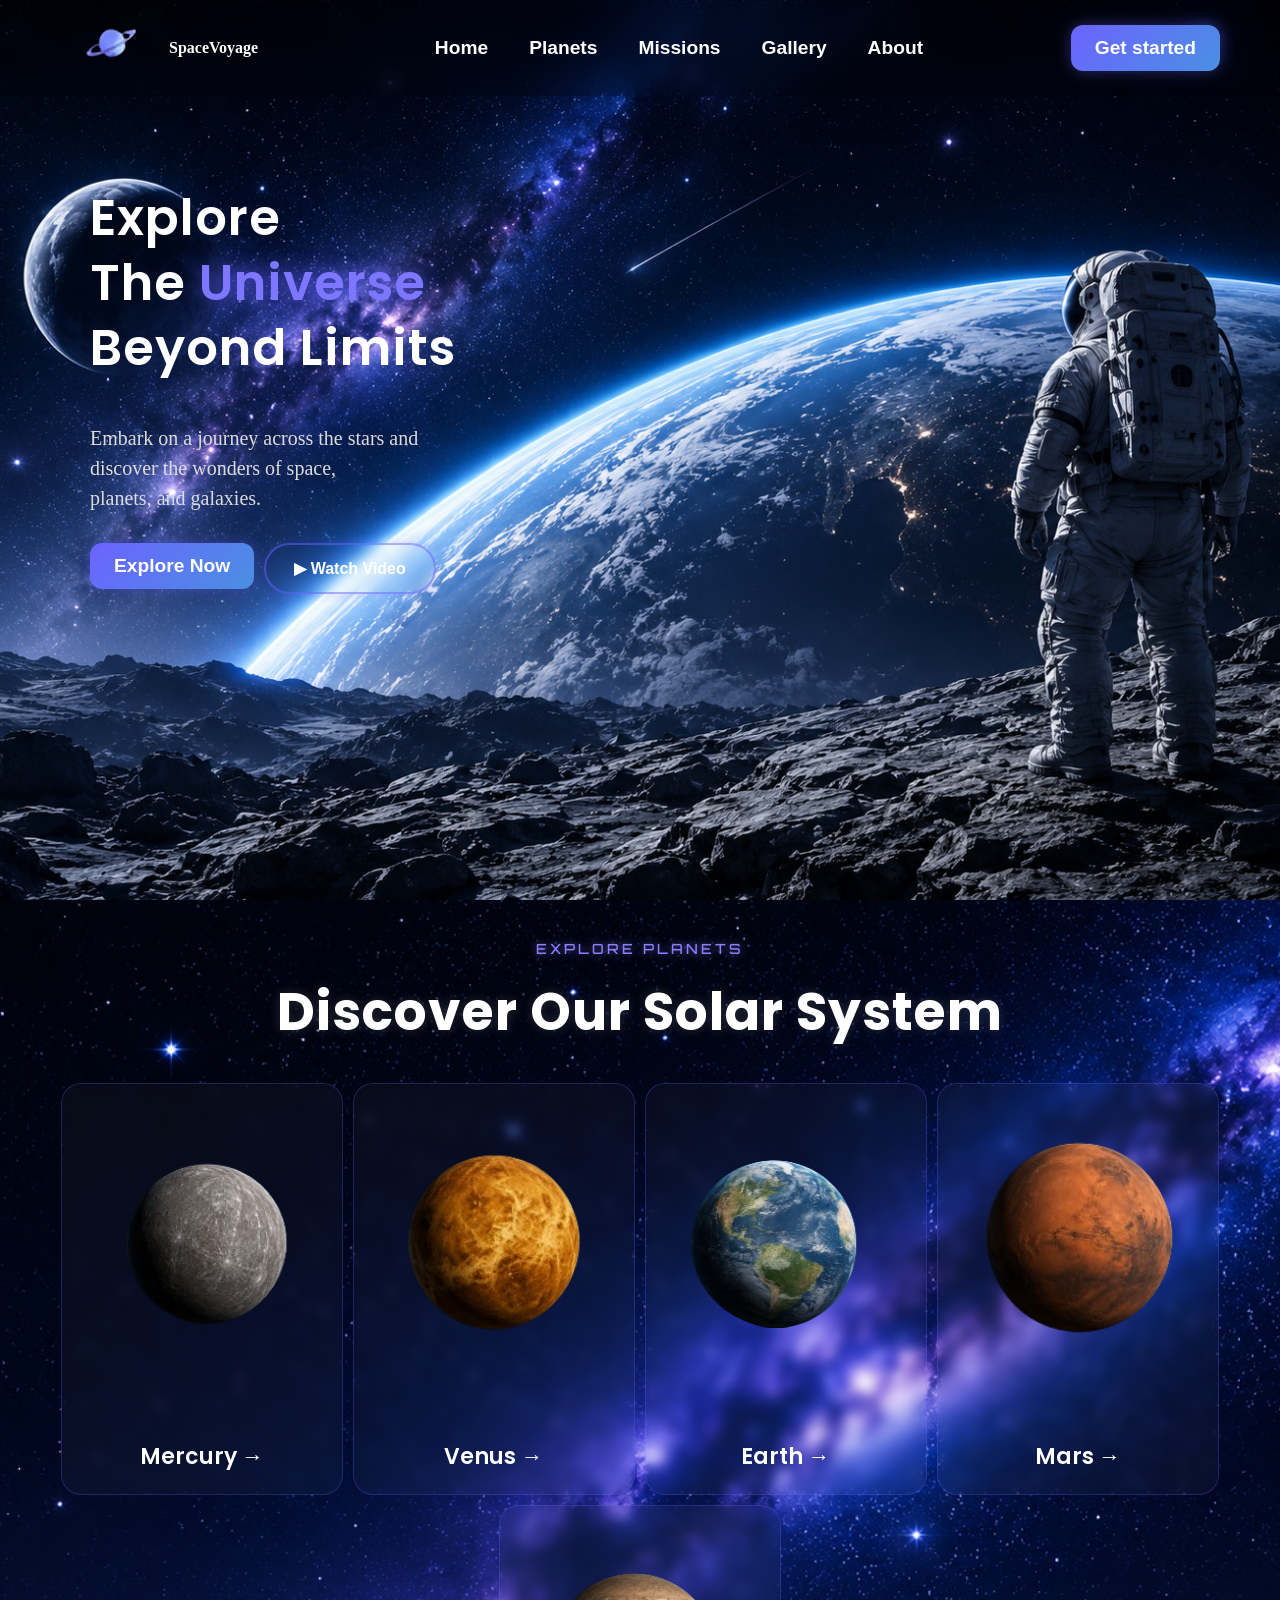
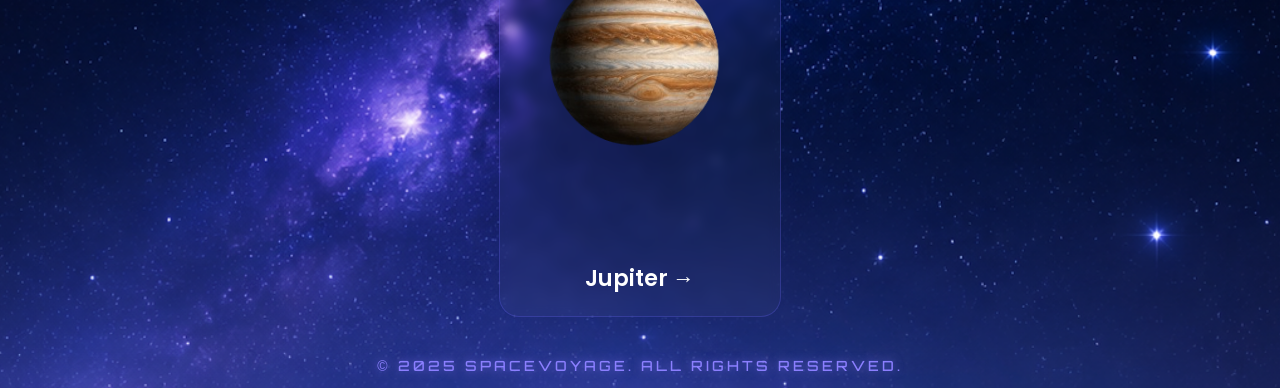
<file: index.html>
<!DOCTYPE html>
<html lang="en">
<head>
    <link rel="stylesheet" href="style.css">
    <meta charset="UTF-8">
    <meta name="viewport" content="width=device-width, initial-scale=1.0">
    <title>Space Voyage</title>
    <link href="https://fonts.googleapis.com/css2?family=Orbitron:wght@400;500;600;700&display=swap" rel="stylesheet">
    <link href="https://fonts.googleapis.com/css2?family=Orbitron:wght@500&family=Poppins:wght@300;400;500;600&display=swap" rel="stylesheet">
</head>
<body>

    <section id="Home">

        <!-- NavBar -->
        <div class="NavBar">
        
            <div class="logo-text">

                <div class="logo-text-sec">
                    <img src="logo.png" alt="" id="logo-sec">
                </div>

                <div class="text-sec-logo">
                    <p>SpaceVoyage</p>
                </div>

            </div>
        
            <div class="the-five-buttons">

                <a href="index.html">
                    <button class="btn">Home</button>
                </a>

                <a href="Planets.html" target="_blank">
                    <button class="btn">Planets</button>
                </a>

                <a href="Missions.html" target="_blank">
                    <button class="btn">Missions</button>
                </a>

                <a href="Gallery.html" target="_blank">
                    <button class="btn">Gallery</button>
                </a>

                <a href="About.html" target="_blank">
                    <button class="btn">About</button>
                </a>

            </div>
        
            <div class="Get-started-button">

                <a href="#discover">
                    <button class="btn2">Get started</button>
                </a>

            </div>

        </div>

        <!-- Hero Section -->

        <div class="text-sec">

            <h1>
                Explore <br>
                The <span>Universe</span> <br>
                Beyond Limits
            </h1>

            <p>
                Embark on a journey across the stars and <br>
                discover the wonders of space,<br>
                planets, and galaxies.
            </p>

        </div>

        <div class="the-two-buttons">

            <a href="#discover">
                <button class="btn1">Explore Now</button>
            </a>
        
            <a href="https://youtu.be/libKVRa01L8?si=6KQ30He2u7XMECE0" target="_blank">
                <button class="btn1-2">▶ Watch Video</button>
            </a>

        </div>

    </section>

    <!-- Discover Section -->

    <section id="discover">
        
        <p>Explore planets</p>
       
        <h2>Discover Our Solar System</h2>
        
        <div class="Planets">

            <div class="the-planet">

                <div class="planet-image">
                    <img src="Mercury.png" alt="" class="image-plant">
                </div>

                <div class="planet-name">
                    <a href="Planets.html">
                        <button class="planet-name">Mercury →</button>
                    </a>
                </div>

            </div>

            <div class="the-planet">

                <div class="planet-image">
                    <img src="venus.png" alt="" class="image-plant">
                </div>

                <div class="planet-name">
                    <a href="Planets.html">
                        <button class="planet-name">Venus →</button>
                    </a>
                </div>

            </div>

            <div class="the-planet">

                <div class="planet-image">
                    <img src="Earth.png" alt="" class="image-plant">
                </div>

                <div class="planet-name">
                    <a href="Planets.html">
                        <button class="planet-name">Earth →</button>
                    </a>
                </div>

            </div>

            <div class="the-planet">

                <div class="planet-image">
                    <img src="Mars.png" alt="" class="image-plant">
                </div>

                <div class="planet-name">
                    <a href="Planets.html">
                        <button class="planet-name">Mars →</button>
                    </a>
                </div>

            </div>

            <div class="the-planet">

                <div class="planet-image">
                    <img src="jupiter.png" alt="" class="image-plant">
                </div>

                <div class="planet-name">
                    <a href="Planets.html">
                        <button class="planet-name">Jupiter →</button>
                    </a>
                </div>

            </div>

        </div>
        <center><p>© 2025 SpaceVoyage. All rights reserved.</p></center>

    </section>

</body>
</html>
</file>
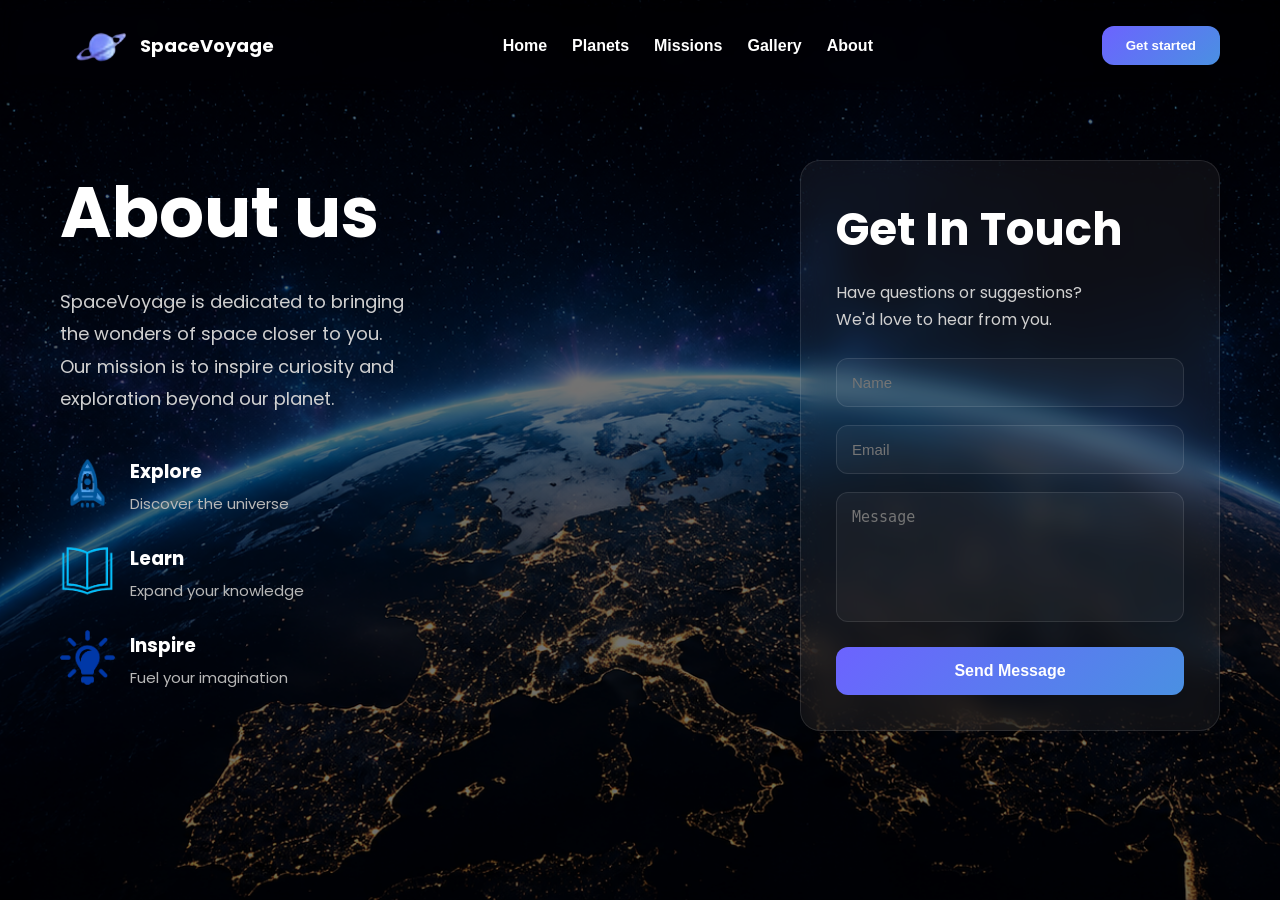
<file: About.html>
<!DOCTYPE html>
<html lang="en">

<head>

    <link rel="stylesheet" href="about.css">

    <meta charset="UTF-8">

    <meta name="viewport" content="width=device-width, initial-scale=1.0">

    <title>Space Voyage</title>
    
    <link rel="icon" type="image/png" href="logo.png">

    <link href="https://fonts.googleapis.com/css2?family=Orbitron:wght@400;500;600;700&display=swap" rel="stylesheet">

    <link href="https://fonts.googleapis.com/css2?family=Orbitron:wght@500&family=Poppins:wght@300;400;500;600&display=swap" rel="stylesheet">

</head>

<body>

<section id="Home">

    <!-- NAVBAR -->

    <div class="NavBar">

        <div class="logo-text">

            <div class="logo-text-sec">

                <img src="logo.png" alt="" id="logo-sec">

            </div>

            <div class="text-sec-logo">

                <p>SpaceVoyage</p>

            </div>

        </div>

        <div class="the-five-buttons">

            <a href="index.html">
                <button class="btn">Home</button>
            </a>

            <a href="Planets.html" target="_blank">
                <button class="btn">Planets</button>
            </a>

            <a href="Missions.html" target="_blank">
                <button class="btn">Missions</button>
            </a>

            <a href="Gallery.html" target="_blank">
                <button class="btn">Gallery</button>
            </a>

            <a href="About.html" target="_blank">
                <button class="btn">About</button>
            </a>

        </div>

        <div class="Get-started-button">

            <a href="#discover">

                <button class="btn2">Get started</button>

            </a>

        </div>

    </div>



    <!-- MAIN CONTENT -->

    <div class="content">



        <!-- LEFT SIDE -->

        <div class="text-header">

            <h1>About us</h1>

            <p>

                SpaceVoyage is dedicated to bringing
                <br>
                the wonders of space closer to you.
                <br>
                Our mission is to inspire curiosity and
                <br>
                exploration beyond our planet.

            </p>



            <!-- FEATURES -->

            <div class="about-features">



                <div class="feature">

                    <div class="feature-icon">

                        <img src="rocket.png" alt="">

                    </div>

                    <div class="feature-text">

                        <h3>Explore</h3>

                        <p>Discover the universe</p>

                    </div>

                </div>



                <div class="feature">

                    <div class="feature-icon">

                        <img src="book.png" alt="">

                    </div>

                    <div class="feature-text">

                        <h3>Learn</h3>

                        <p>Expand your knowledge</p>

                    </div>

                </div>



                <div class="feature">

                    <div class="feature-icon">

                        <img src="idea.png" alt="">

                    </div>

                    <div class="feature-text">

                        <h3>Inspire</h3>

                        <p>Fuel your imagination</p>

                    </div>

                </div>

            </div>

        </div>



        <!-- RIGHT SIDE -->

        <div class="contact-box">

            <h1>Get In Touch</h1>

            <p>

                Have questions or suggestions?
                <br>
                We'd love to hear from you.

            </p>



            <form>

                <input type="text" placeholder="Name" class="input-box">

                <input type="email" placeholder="Email" class="input-box">

                <textarea placeholder="Message" class="message-box"></textarea>

                <button class="send-btn">Send Message</button>

            </form>

        </div>

    </div>

</section>

</body>

</html>
</file>
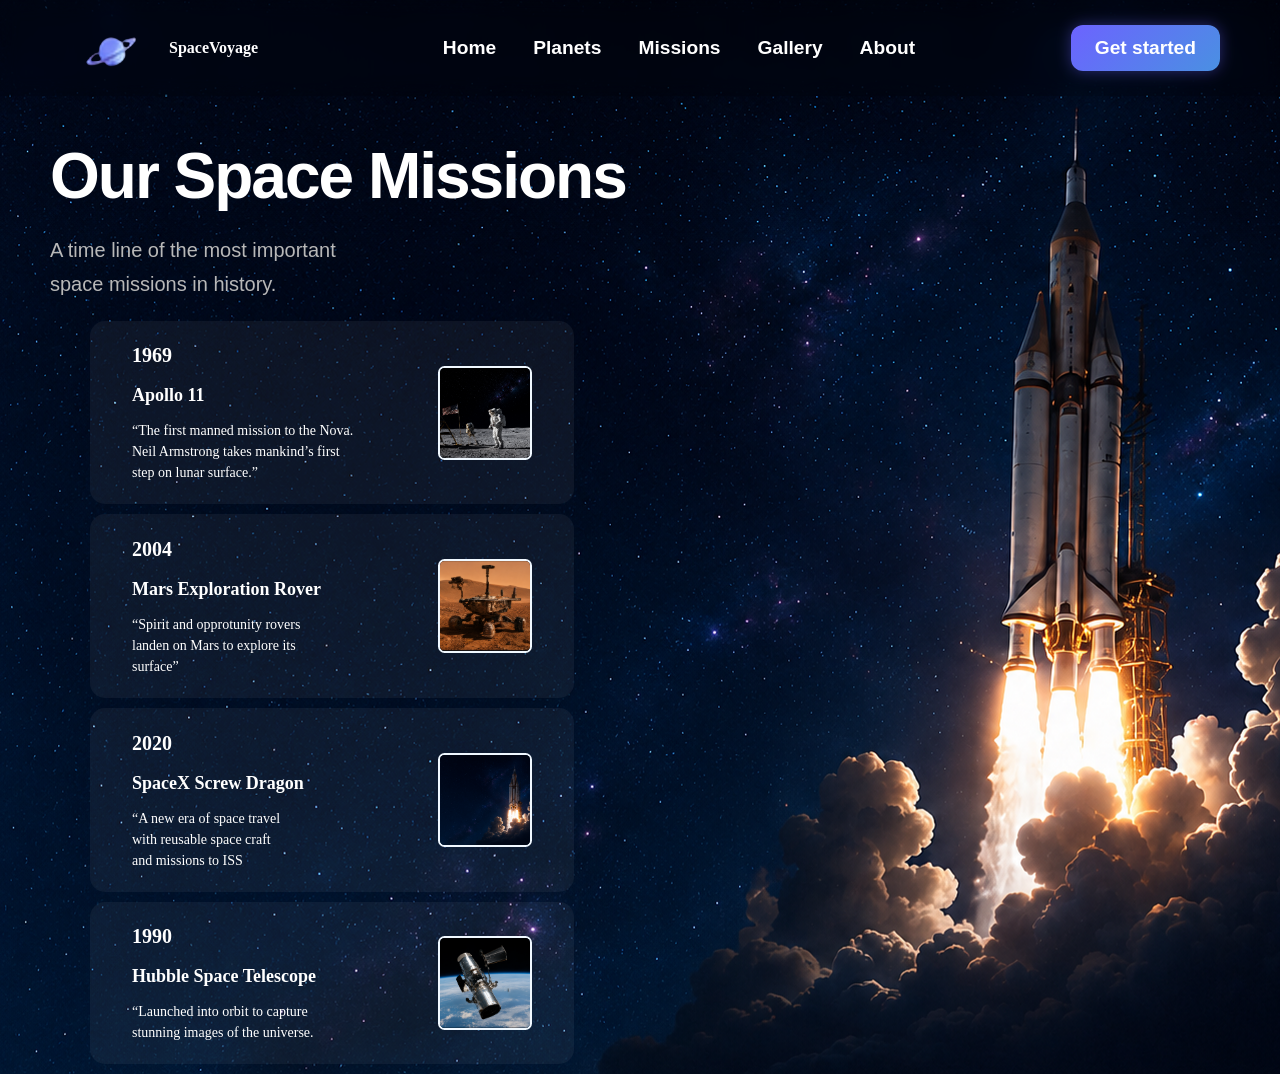
<file: Missions.html>
<!DOCTYPE html>
<html lang="en">
<head>
    <link rel="stylesheet" href="Missions.css">
    <meta charset="UTF-8">
    <meta name="viewport" content="width=device-width, initial-scale=1.0">
    <title>Space Voyage</title>
</head>
<body>
 <!-- NAVBAR -->

    <div class="NavBar">

        <div class="logo-text">

            <div class="logo-text-sec">
                <img src="logo.png" alt="" id="logo-sec">
            </div>

            <div class="text-sec-logo">
                <p>SpaceVoyage</p>
            </div>

        </div>

        <div class="the-five-buttons">

            <a href="index.html">
                <button class="btn">Home</button>
            </a>

            <a href="Planets.html" target="_blank">
                <button class="btn">Planets</button>
            </a>

            <a href="Missions.html" target="_blank">
                <button class="btn">Missions</button>
            </a>

            <a href="Gallery.html" target="_blank">
                <button class="btn">Gallery</button>
            </a>

            <a href="About.html" target="_blank">
                <button class="btn">About</button>
            </a>

        </div>

        <div class="Get-started-button">

            <a href="#discover">
                <button class="btn2">Get started</button>
            </a>

        </div>
    </div>
    <!-- Home-section -->
    <div class="home-text"> 
        <h1>Our Space Missions</h1>

        <p>
            A time line of the most important <br>space missions in history.
        </p>
    </div>
    <div>
        <div class="items">
            <div class="text-sec">
                <h2>1969</h2>
                <h3>Apollo 11</h3>
                <p>“The first manned mission to the Nova. <br>
                    Neil Armstrong takes mankind’s first <br>
                    step on lunar surface.” <br>
                </p>
            </div>

            <div class="img-sec">
                <img src="astronaut.png" alt="" class="sec-img">
            </div>
        </div>
        
        <div class="items">
            <div class="text-sec">
                <h2>2004</h2>
                <h3>Mars Exploration Rover</h3>
                <p>“Spirit and opprotunity rovers <br>landen on Mars to explore its <br>surface” <br>
                </p>
            </div>        
            <div class="img-sec">
                <img src="img3.png" alt="" class="sec-img">
            </div>
        </div>
        
        <div class="items">
            <div class="text-sec">
                <h2>2020</h2>
                <h3>SpaceX Screw Dragon</h3>
                <p>“A new era of space travel <br>with reusable space craft <br>and missions to ISS<br>
                </p>
            </div> 
            <div class="img-sec">
                <img src="Missions-background.png" alt="" class="sec-img" id="sec-img">
            </div>       
        </div>
        
        <div class="items">
            <div class="text-sec">
                <h2>1990</h2>
                <h3>Hubble Space Telescope</h3>
                <p>“Launched into orbit to capture <br>stunning images of the universe.
                </p>               
            </div>
            <div class="img-sec">
                <img src="Hubble telescope.png" alt="" class="sec-img">
            </div>
        </div>
       
    </div>
    
    

</body>
</html>
</file>
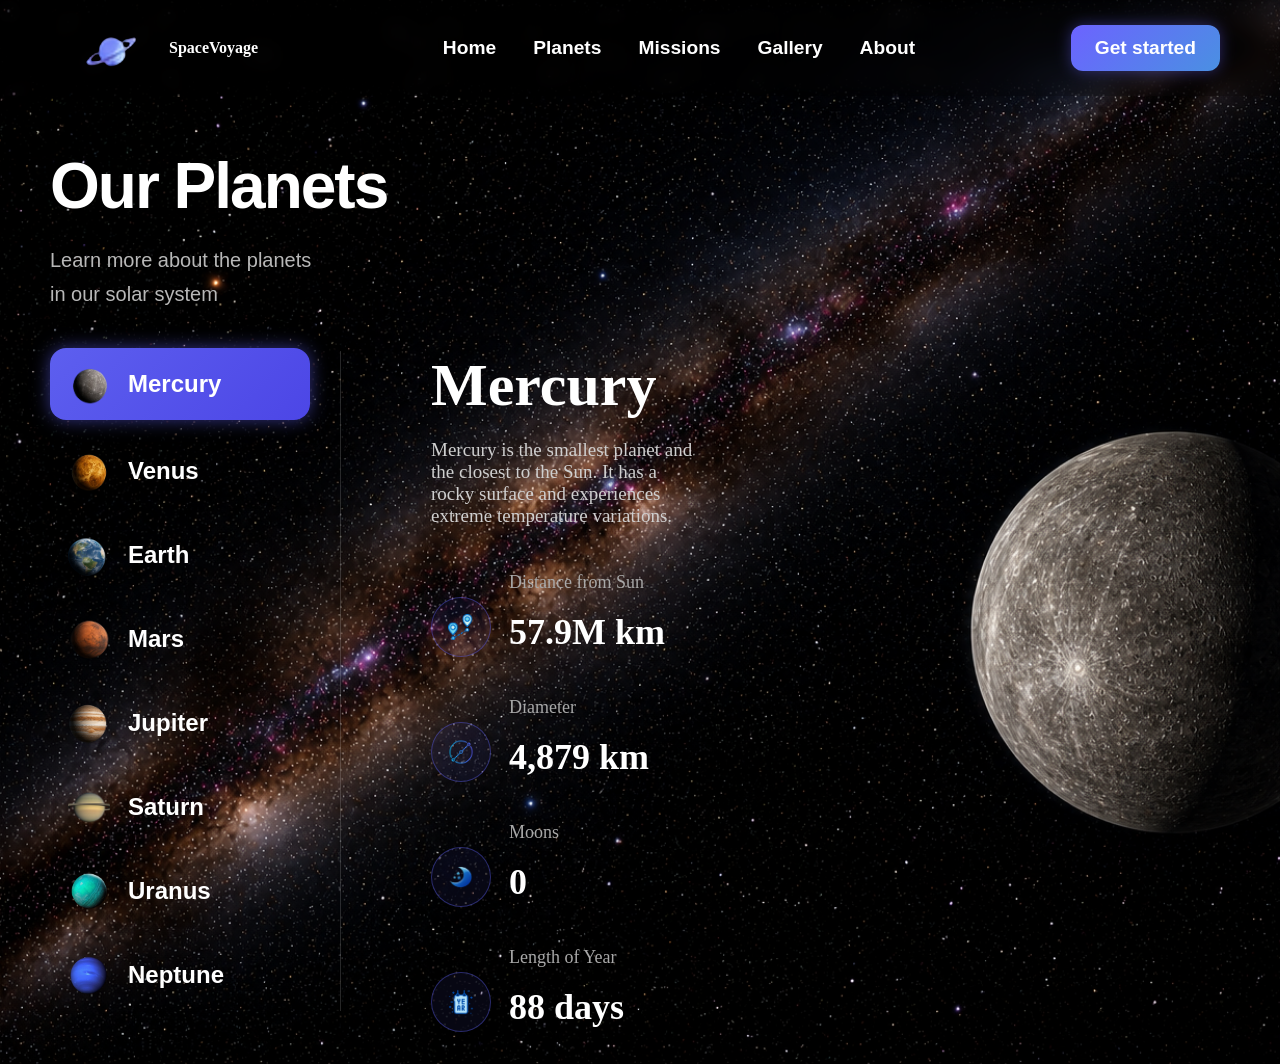
<file: Planets.html>
<!DOCTYPE html>
<html lang="en">
<head>
    <link rel="stylesheet" href="planets.css">
    <meta charset="UTF-8">
    <meta name="viewport" content="width=device-width, initial-scale=1.0">
    <title>Space Voyage</title>
    <link href="https://fonts.googleapis.com/css2?family=Orbitron:wght@400;500;600;700&display=swap" rel="stylesheet">
    <link href="https://fonts.googleapis.com/css2?family=Orbitron:wght@500&family=Poppins:wght@300;400;500;600&display=swap" rel="stylesheet">
</head>
<body>
    
<section id="Home">

    <!-- NAVBAR -->

    <div class="NavBar">

        <div class="logo-text">

            <div class="logo-text-sec">
                <img src="logo.png" alt="" id="logo-sec">
            </div>

            <div class="text-sec-logo">
                <p>SpaceVoyage</p>
            </div>

        </div>

        <div class="the-five-buttons">

            <a href="index.html">
                <button class="btn">Home</button>
            </a>

            <a href="Planets.html" target="_blank">
                <button class="btn">Planets</button>
            </a>

            <a href="Missions.html" target="_blank">
                <button class="btn">Missions</button>
            </a>

            <a href="Gallery.html" target="_blank">
                <button class="btn">Gallery</button>
            </a>

            <a href="About.html" target="_blank">
                <button class="btn">About</button>
            </a>

        </div>

        <div class="Get-started-button">

            <a href="#discover">
                <button class="btn2">Get started</button>
            </a>

        </div>

    </div>

    <!-- HEADER -->

    <div class="text-header">

        <h1>Our Planets</h1>

        <p>
            Learn more about the planets
            <br>
            in our solar system
        </p>

    </div>

    <!-- MAIN HOME SECTION -->

    <div class="Home">

        <!-- LEFT PLANETS SECTION -->

        <div class="Planets-images-texts-section">

            <div class="Planets-imgs-texts-section">
                <div class="planet-sec">

                    <button class="eight-btns active">
                        <img src="Mercury.png" alt="" class="image-planet">
                        Mercury
                    </button>

                </div>
            </div>

            <div class="Planets-imgs-texts-section">
                <div class="planet-sec">

                    <button class="eight-btns">
                        <img src="venus.png" alt="" class="image-planet">
                        Venus
                    </button>

                </div>
            </div>

            <div class="Planets-imgs-texts-section">
                <div class="planet-sec">

                    <button class="eight-btns">
                        <img src="Earth.png" alt="" class="image-planet">
                        Earth
                    </button>

                </div>
            </div>

            <div class="Planets-imgs-texts-section">
                <div class="planet-sec">

                    <button class="eight-btns">
                        <img src="Mars.png" alt="" class="image-planet">
                        Mars
                    </button>

                </div>
            </div>

            <div class="Planets-imgs-texts-section">
                <div class="planet-sec">

                    <button class="eight-btns">
                        <img src="jupiter.png" alt="" class="image-planet">
                        Jupiter
                    </button>

                </div>
            </div>

            <div class="Planets-imgs-texts-section">
                <div class="planet-sec">

                    <button class="eight-btns">
                        <img src="Saturn.png" alt="" class="image-planet">
                        Saturn
                    </button>

                </div>
            </div>

            <div class="Planets-imgs-texts-section">
                <div class="planet-sec">

                    <button class="eight-btns">
                        <img src="Uranus.png" alt="" class="image-planet">
                        Uranus
                    </button>

                </div>
            </div>

            <div class="Planets-imgs-texts-section">
                <div class="planet-sec">

                    <button class="eight-btns">
                        <img src="Neptun.png" alt="" class="image-planet">
                        Neptune
                    </button>

                </div>
            </div>

        </div>

        <!-- RIGHT INFO SECTION -->

        <div id="info-sec">

            <div class="info-sec">

                <h1>Mercury</h1>

                <p>
                    Mercury is the smallest planet and <br>
                    the closest to the Sun. It has a <br>
                    rocky surface and experiences <br>
                    extreme temperature variations.
                </p>

            </div>

            <!-- FOUR INFO BOXES -->

            <div class="all-four-sections">

                <!-- FIRST -->

                <div class="four-sec">

                    <div class="icon">
                        <img src="distance-icon.png" alt="" class="icon-img">
                    </div>

                    <div class="main-text">
                        <h3>Distance from Sun</h3>
                        <p>57.9M km</p>
                    </div>

                </div>

                <!-- SECOND -->

                <div class="four-sec">

                    <div class="icon">
                        <img src="diameter-icon.png" alt="" class="icon-img">
                    </div>

                    <div class="main-text">
                        <h3>Diameter</h3>
                        <p>4,879 km</p>
                    </div>

                </div>

                <!-- THIRD -->

                <div class="four-sec">

                    <div class="icon">
                        <img src="Moon-icon.png" alt="" class="icon-img">
                    </div>

                    <div class="main-text">
                        <h3>Moons</h3>
                        <p>0</p>
                    </div>

                </div>

                <!-- FOURTH -->

                <div class="four-sec">

                    <div class="icon">
                        <img src="no-year-icon.png" alt="" class="icon-img">
                    </div>

                    <div class="main-text">
                        <h3>Length of Year</h3>
                        <p>88 days</p>
                    </div>

                </div>

            </div>

        </div>

    </div>

</section>
<!-- Planets -->
<script src="script.js"></script>
</body>
</html>
</file>
<file: style.css>
html {
    scroll-behavior: smooth;
}

body {
    margin: 0;
}

/* HOME SECTION */
#Home {
    min-height: 100vh;
    background-image: url(Homebackground.png);
    background-size: cover;
    background-position: center;
    background-repeat: no-repeat;
}

/* NAVBAR */
.NavBar {
    min-height: 90px;
    display: flex;
    align-items: center;
    justify-content: space-between;
    padding: 0 60px;
    background: rgba(0, 0, 0, 0.15);
    backdrop-filter: blur(10px);
}

.logo-text {
    display: flex;
    color: aliceblue;
    padding: 5px;
    justify-content: left;
}

#logo-sec {
    padding: 5px;
    width: 70px;
    transition: all 0.35s ease;
}

#logo-sec:hover {
    transform: translateY(-4px) scale(1.08) rotate(-3deg);
    filter: drop-shadow(0 0 12px rgba(108, 99, 255, 0.7));
}

.text-sec-logo {
    margin: 10px;
    font-weight: bold;
    color: white;
    transition: all 0.35s ease;
    padding: 8px 14px;
    border-radius: 10px;
}

.text-sec-logo:hover {
    transform: translateY(-4px) scale(1.05);
    backdrop-filter: blur(6px);
    color: #6C63FF;
}

/* NAV BUTTONS */
.the-five-buttons {
    flex: 1;
    display: flex;
    justify-content: center;
    align-items: center;
    gap: 25px;
}

.btn {
    background-color: transparent;
    color: #ffff;
    border-color: transparent;
    font-size: larger;
    font-weight: bold;
    transition: 0.3s;
    cursor: pointer;
}

.btn:hover {
    transform: translateY(-5px);
    color: darkblue;
}

/* GET STARTED BUTTON */
.Get-started-button {
    justify-content: flex-end;
    display: flex;
}

.btn2 {
    margin-top: 0px;
    padding: 12px 24px;
    background: linear-gradient(135deg, #6C63FF, #4A90E2);
    color: white;
    border: none;
    border-radius: 12px;
    cursor: pointer;
    transition: all 0.35s ease;
    font-size: larger;
    font-weight: bold;
    box-shadow: 0 0 15px rgba(108, 99, 255, 0.4);
}

.btn2:hover {
    transform: translateY(-6px) scale(1.05);
    background: linear-gradient(135deg, #7D76FF, #5AA9FF);
    box-shadow: 0 0 25px rgba(108, 99, 255, 0.7);
    color: white;
}

/* HERO TEXT */
.text-sec {
    margin-left: 90px;
    margin-top: 90px;
}

.text-sec h1 {
    font-family: 'Poppins', sans-serif;
    font-size: 50px;
    font-weight: 600;
    line-height: 1.3;
    letter-spacing: 1px;
    color: white;
}

.text-sec span {
    color: #7D76FF;
    text-shadow: 0 0 20px rgba(108, 99, 255, 0.8);
    transition: 0.3s;
}

.text-sec span:hover {
    transform: translateY(-0.5px);
    color: #8B7FFF;
}

.text-sec p {
    font-size: 20px;
    line-height: 1.5;
    color: #dcdcdc;
    margin-top: 12px;
    max-width: 650px;
}

/* HERO BUTTONS */
.the-two-buttons {
    display: flex;
    gap: 10px;
    margin-left: 90px;
    margin-top: 30px;
}

.btn1 {
    padding: 12px 24px;
    background: linear-gradient(135deg, #6C63FF, #4A90E2);
    color: white;
    border: none;
    border-radius: 12px;
    cursor: pointer;
    transition: all 0.35s ease;
    font-size: larger;
    font-weight: bold;
    box-shadow: 0 0 15px rgba(108, 99, 255, 0.4);
}

.btn1:hover {
    transform: translateY(-6px) scale(1.05);
    background: linear-gradient(135deg, #7D76FF, #5AA9FF);
    box-shadow: 0 0 25px rgba(108, 99, 255, 0.7);
    color: white;
}

.btn1-2 {
    align-items: center;
    gap: 10px;
    padding: 14px 28px;
    background: transparent;
    color: white;
    border: 2px solid rgba(108, 99, 255, 0.5);
    border-radius: 40px;
    font-size: 16px;
    font-weight: 600;
    cursor: pointer;
    transition: all 0.35s ease;
    backdrop-filter: blur(6px);
    box-shadow: 0 0 12px rgba(108, 99, 255, 0.2);
}

.btn1-2:hover {
    transform: translateY(-4px);
    border-color: #6C63FF;
    box-shadow: 0 0 20px rgba(108, 99, 255, 0.6);
    background: rgba(108, 99, 255, 0.08);
}

/* DISCOVER SECTION */
#discover {
    min-height: 100vh;
    background-image: url(background-explore-sec.png);
    background-size: cover;
    background-position: center;
    background-repeat: no-repeat;
    display: flex;
    flex-direction: column;
    align-items: center;
}

#discover p {
    font-family: 'Orbitron', sans-serif;
    font-size: 14px;
    font-weight: 500;
    letter-spacing: 3px;
    text-transform: uppercase;
    color: #8B7FFF;
    text-shadow: 0 0 10px rgba(139, 127, 255, 0.7);
    margin-top: 40px;
    transition: 0.3s;
}

#discover p:hover {
    transform: translateY(-5px);
}

#discover h2 {
    font-family: 'Poppins', sans-serif;
    font-size: 52px;
    font-weight: 700;
    line-height: 1.2;
    letter-spacing: 1px;
    color: white;
    text-align: center;
    text-shadow: 0 0 12px rgba(255, 255, 255, 0.15);
    margin-top: 10px;
    margin-bottom: 40px;
}

/* PLANETS */
.Planets {
    display: flex;
    margin: 0 20px;
    gap: 10px;
    flex-wrap: wrap;
    justify-content: center;
}

.planet-image {
    height: 260px;
    display: flex;
    justify-content: center;
    align-items: center;
}

.the-planet {
    width: 240px;
    height: 370px;
    border-radius: 20px;
    display: flex;
    flex-direction: column;
    align-items: center;
    padding: 20px;
    border: 1px solid rgba(108, 99, 255, 0.25);
    background: rgba(255,255,255,0.03);
    backdrop-filter: blur(6px);
    transition: 0.3s;
}

.the-planet:hover {
    transform: translateY(-8px);
    border-color: #6C63FF;
    box-shadow: 0 0 25px rgba(108, 99, 255, 0.35);
}

.image-plant {
    width: 220px;
    height: 220px;
    object-fit: contain;
}

.planet-name {
    margin-top: auto;
    color: white;
    font-family: 'Poppins', sans-serif;
    font-size: 22px;
    font-weight: 600;
    border: transparent;
    background-color: transparent;
    transition: 0.3s;
    cursor: pointer;
}

.planet-name:hover {
    transform: translateY(-5px);
    color: darkblue;
}

.Home {
    display: flex;
}
</file>
<file: about.css>
* {
    margin: 0;
    padding: 0;
    box-sizing: border-box;
}

html {
    scroll-behavior: smooth;
}

body {
    font-family: 'Poppins', sans-serif;
}

/* HOME */
#Home {
    min-height: 100vh;
    background-image: url("background-about.png");
    background-size: cover;
    background-position: center;
    background-repeat: no-repeat;
    position: relative;
}

#Home::before {
    content: "";
    position: absolute;
    width: 100%;
    height: 100%;
    background: rgba(0,0,0,0.55);
    top: 0;
    left: 0;
}

#Home > * {
    position: relative;
    z-index: 2;
}

/* NAVBAR */
.NavBar {
    width: 100%;
    min-height: 90px;
    padding: 0 60px;
    display: flex;
    align-items: center;
    justify-content: space-between;
    backdrop-filter: blur(10px);
    background: rgba(0,0,0,0.15);
}

/* LOGO */
.logo-text {
    display: flex;
    align-items: center;
    color: white;
}

#logo-sec {
    width: 70px;
    transition: 0.3s;
}

#logo-sec:hover {
    transform: scale(1.08) rotate(-5deg);
    filter: drop-shadow(0 0 12px rgba(108,99,255,0.8));
}

.text-sec-logo {
    margin-left: 10px;
    color: white;
    font-weight: bold;
    font-size: 18px;
    transition: 0.3s;
}

.text-sec-logo:hover {
    color: #6C63FF;
}

/* BUTTONS */
.the-five-buttons {
    display: flex;
    gap: 25px;
}

.btn {
    border: none;
    background: transparent;
    color: white;
    font-size: 16px;
    font-weight: bold;
    cursor: pointer;
    transition: 0.3s;
    position: relative;
}

.btn::after {
    content: "";
    position: absolute;
    left: 0;
    bottom: -5px;
    width: 0;
    height: 2px;
    background: #6C63FF;
    transition: 0.3s;
}

.btn:hover::after {
    width: 100%;
}

.btn:hover {
    color: #6C63FF;
    transform: translateY(-4px);
}

/* GET STARTED */
.btn2 {
    padding: 12px 24px;
    border: none;
    border-radius: 12px;
    background: linear-gradient(135deg,#6C63FF,#4A90E2);
    color: white;
    font-weight: bold;
    cursor: pointer;
    transition: 0.3s;
}

.btn2:hover {
    transform: translateY(-5px);
    box-shadow: 0 0 20px rgba(108,99,255,0.5);
}

/* CONTENT */
.content {
    width: 100%;
    padding: 70px 60px;
    display: flex;
    justify-content: space-between;
    align-items: flex-start;
    gap: 60px;
    flex-wrap: wrap;
}

/* LEFT */
.text-header {
    max-width: 520px;
}

.text-header h1 {
    color: white;
    font-size: 70px;
    margin-bottom: 20px;
    transition: 0.3s;
}

.text-header h1:hover {
    transform: translateY(-4px);
    color: #dcdcdc;
}

.text-header p {
    color: #d0d0d0;
    font-size: 18px;
    line-height: 1.8;
}

/* FEATURES */
.about-features {
    margin-top: 40px;
    display: flex;
    flex-direction: column;
    gap: 25px;
}

.feature {
    display: flex;
    align-items: center;
    gap: 15px;
    transition: 0.3s;
}

.feature:hover {
    transform: translateX(10px);
}

.feature-icon img {
    width: 55px;
    transition: 0.3s;
}

.feature:hover .feature-icon img {
    transform: rotate(-8deg) scale(1.1);
    filter: drop-shadow(0 0 10px rgba(108,99,255,0.7));
}

.feature-text h3 {
    color: white;
    margin-bottom: 4px;
}

.feature-text p {
    color: #b8b8b8;
    font-size: 15px;
}

/* CONTACT */
.contact-box {
    width: 420px;
    padding: 35px;
    border-radius: 20px;
    background: rgba(255,255,255,0.05);
    backdrop-filter: blur(12px);
    border: 1px solid rgba(255,255,255,0.1);
    transition: 0.4s;
}

.contact-box:hover {
    transform: translateY(-8px);
    box-shadow: 0 0 35px rgba(108,99,255,0.18);
}

.contact-box h1 {
    color: white;
    font-size: 45px;
    margin-bottom: 15px;
}

.contact-box p {
    color: #d0d0d0;
    line-height: 1.7;
    margin-bottom: 25px;
}

/* INPUTS */
.input-box,
.message-box {
    width: 100%;
    padding: 15px;
    margin-bottom: 18px;
    border-radius: 12px;
    border: 1px solid rgba(255,255,255,0.1);
    background: rgba(255,255,255,0.04);
    color: white;
    outline: none;
    font-size: 15px;
    transition: 0.3s;
}

.input-box:hover,
.message-box:hover {
    border-color: rgba(108,99,255,0.6);
}

.message-box {
    min-height: 130px;
    resize: none;
}

.input-box:focus,
.message-box:focus {
    border-color: #6C63FF;
    box-shadow: 0 0 12px rgba(108,99,255,0.3);
}

/* SEND BUTTON */
.send-btn {
    width: 100%;
    padding: 15px;
    border: none;
    border-radius: 12px;
    background: linear-gradient(135deg,#6C63FF,#4A90E2);
    color: white;
    font-size: 16px;
    font-weight: bold;
    cursor: pointer;
    transition: 0.3s;
}

.send-btn:hover {
    transform: translateY(-4px);
    box-shadow: 0 0 20px rgba(108,99,255,0.5);
}

/* RESPONSIVE */
@media(max-width:950px) {
    .NavBar {
        flex-direction: column;
        padding: 20px;
    }

    .the-five-buttons {
        margin: 20px 0;
        flex-wrap: wrap;
        justify-content: center;
    }

    .content {
        flex-direction: column;
        align-items: center;
        padding: 40px 25px;
    }

    .text-header {
        text-align: center;
    }

    .feature {
        justify-content: center;
    }

    .contact-box {
        width: 100%;
    }

    .text-header h1 {
        font-size: 52px;
    }
}
</file>
<file: Missions.css>
html, body {
    margin: 0;
    padding: 0;
    min-height: 100vh;
    background-image: url("Missions-background.png");
}

html {
    scroll-behavior: smooth;
}

#Home {
    min-height: 100vh;
    background-image: url("Missions-background.png");
    background-size: cover;
    background-position: center;
    background-repeat: no-repeat;
}

.NavBar {
    min-height: 90px;
    display: flex;
    align-items: center;
    justify-content: space-between;
    padding: 0 60px;
    background: rgba(0, 0, 0, 0.15);
    backdrop-filter: blur(10px);
}

.logo-text {
    display: flex;
    align-items: center;
    color: aliceblue;
    padding: 5px;
}

#logo-sec {
    padding: 5px;
    width: 70px;
    transition: all 0.35s ease;
}

#logo-sec:hover {
    transform: translateY(-4px) scale(1.08) rotate(-3deg);
    filter: drop-shadow(0 0 12px rgba(108, 99, 255, 0.7));
}

.text-sec-logo {
    margin: 10px;
    font-weight: bold;
    color: white;
    transition: all 0.35s ease;
    padding: 8px 14px;
    border-radius: 10px;
}

.text-sec-logo:hover {
    transform: translateY(-4px) scale(1.05);
    backdrop-filter: blur(6px);
    color: #6C63FF;
}

.the-five-buttons {
    flex: 1;
    display: flex;
    justify-content: center;
    align-items: center;
    gap: 25px;
}

.btn {
    background-color: transparent;
    color: white;
    border: none;
    font-size: larger;
    font-weight: bold;
    transition: 0.3s;
    cursor: pointer;
}

.btn:hover {
    transform: translateY(-5px);
    color: #6C63FF;
}

.Get-started-button {
    display: flex;
}

.btn2 {
    padding: 12px 24px;
    background: linear-gradient(135deg, #6C63FF, #4A90E2);
    color: white;
    border: none;
    border-radius: 12px;
    cursor: pointer;
    transition: all 0.35s ease;
    font-size: larger;
    font-weight: bold;
    box-shadow: 0 0 15px rgba(108, 99, 255, 0.4);
}

.btn2:hover {
    transform: translateY(-6px) scale(1.05);
    background: linear-gradient(135deg, #7D76FF, #5AA9FF);
    box-shadow: 0 0 25px rgba(108, 99, 255, 0.7);
}

.home-text {
    margin-left: 50px;
    margin-top: 40px;
}

.home-text h1 {
    font-family: Arial, sans-serif;
    font-size: 64px;
    color: white;
    letter-spacing: -2px;
    margin-bottom: 18px;
    transition: 0.3s;
    font-weight: 700;
}

.home-text h1:hover {
    transform: translateY(-5px);
    color: #b8b8b8;
}

.home-text p {
    font-family: Arial, sans-serif;
    font-size: 20px;
    font-weight: 400;
    color: #b8b8b8;
    line-height: 1.7;
}

.items {
    display: flex;
    justify-content: space-between;
    align-items: center;
    width: 400px;
    padding: 5px 40px;
    margin: 10px auto 10px 90px;
    background-color: rgba(255,255,255,0.05);
    border-radius: 15px;
    border: 2px solid transparent;
    transition: 0.3s;
}

.items:hover {
    transform: translateY(-5px);
    border-color: darkblue;
}

.text-sec {
    color: white;
}

.text-sec h2 {
    font-size: 20px;
    margin-bottom: 5px;
}

.text-sec h3 {
    font-size: 18px;
    margin-bottom: 10px;
}

.text-sec p {
    font-size: 14px;
    line-height: 1.5;
}

.img-sec {
    display: flex;
    justify-content: flex-end;
    align-items: center;
}

.sec-img {
    width: 90px;
    height: 90px;
    object-fit: cover;
    object-position: center;
    border-radius: 7%;
    border: 2px solid aliceblue;
    display: block;
}
</file>
<file: planets.css>
html, body {
    margin: 0;
    padding: 0;
    min-height: 100vh;
}

html {
    scroll-behavior: smooth;
}

#Home {
    min-height: 100vh;
    background-image: url("./Mercury-planets-section.png");
    background-size: cover;
    background-position: center;
    background-repeat: no-repeat;
}

.NavBar {
    min-height: 90px;
    display: flex;
    align-items: center;
    justify-content: space-between;
    padding: 0 60px;
    background: rgba(0, 0, 0, 0.15);
    backdrop-filter: blur(10px);
}

.logo-text {
    display: flex;
    align-items: center;
    color: aliceblue;
    padding: 5px;
}

#logo-sec {
    padding: 5px;
    width: 70px;
    transition: all 0.35s ease;
}

#logo-sec:hover {
    transform: translateY(-4px) scale(1.08) rotate(-3deg);
    filter: drop-shadow(0 0 12px rgba(108, 99, 255, 0.7));
}

.text-sec-logo {
    margin: 10px;
    font-weight: bold;
    color: white;
    transition: all 0.35s ease;
    padding: 8px 14px;
    border-radius: 10px;
}

.text-sec-logo:hover {
    transform: translateY(-4px) scale(1.05);
    backdrop-filter: blur(6px);
    color: #6C63FF;
}

.the-five-buttons {
    flex: 1;
    display: flex;
    justify-content: center;
    align-items: center;
    gap: 25px;
}

.btn {
    background-color: transparent;
    color: white;
    border: none;
    font-size: larger;
    font-weight: bold;
    transition: 0.3s;
    cursor: pointer;
}

.btn:hover {
    transform: translateY(-5px);
    color: #6C63FF;
}

.Get-started-button {
    display: flex;
}

.btn2 {
    padding: 12px 24px;
    background: linear-gradient(135deg, #6C63FF, #4A90E2);
    color: white;
    border: none;
    border-radius: 12px;
    cursor: pointer;
    transition: all 0.35s ease;
    font-size: larger;
    font-weight: bold;
    box-shadow: 0 0 15px rgba(108, 99, 255, 0.4);
}

.btn2:hover {
    transform: translateY(-6px) scale(1.05);
    background: linear-gradient(135deg, #7D76FF, #5AA9FF);
    box-shadow: 0 0 25px rgba(108, 99, 255, 0.7);
}

.text-header {
    margin-left: 50px;
    margin-top: 40px;
}

.text-header h1 {
    font-family: Arial, sans-serif;
    font-size: 64px;
    font-weight: 700;
    color: white;
    letter-spacing: -2px;
    margin-bottom: 18px;
    transition: 0.3s;
}

.text-header h1:hover {
    transform: translateY(-5px);
    color: #b8b8b8;
}

.text-header p {
    font-family: Arial, sans-serif;
    font-size: 20px;
    font-weight: 400;
    color: #b8b8b8;
    line-height: 1.7;
}

.Home {
    display: flex;
    align-items: flex-start;
    gap: 90px;
    margin-left: 50px;
    margin-top: 40px;
}

.Planets-images-texts-section {
    width: 260px;
    padding-right: 30px;
    border-right: 1px solid rgba(255,255,255,0.15);
    display: flex;
    flex-direction: column;
    gap: 12px;
    flex-shrink: 0;
}

.eight-btns {
    width: 100%;
    height: 72px;
    display: flex;
    align-items: center;
    gap: 18px;
    padding: 0 18px;
    border: none;
    border-radius: 16px;
    background: transparent;
    color: white;
    font-size: 24px;
    font-weight: 600;
    cursor: pointer;
    transition: 0.3s ease;
}

.eight-btns:hover,
.active {
    background: linear-gradient(135deg, #5D5FEF, #4C46E6);
    transform: translateY(-3px);
    box-shadow: 0 0 18px rgba(93,95,239,0.55);
}

.image-planet {
    width: 42px;
    height: 42px;
    border-radius: 50%;
    object-fit: cover;
}

#info-sec {
    max-width: 520px;
    display: flex;
    flex-direction: column;
}

.info-sec h1 {
    margin: 0;
    font-size: 60px;
    font-weight: 700;
    color: white;
    transition: 0.3s;
}

.info-sec h1:hover {
    transform: translateY(-5px);
    color: #a8a8a8;
}

.info-sec p {
    font-size: 19px;
    color: #cfcfcf;
}

.all-four-sections {
    margin-top: 18px;
    gap: 28px;
}

.four-sec {
    display: flex;
    align-items: center;
    gap: 18px;
}

.icon {
    width: 58px;
    height: 58px;
    border-radius: 50%;
    display: flex;
    justify-content: center;
    align-items: center;
    background: rgba(92,95,239,0.08);
    border: 1px solid rgba(92,95,239,0.4);
    transition: 0.3s;
}

.icon:hover {
    transform: translateY(-5px);
    border-color: #00BFFF;
}

.icon-img {
    width: 26px;
    height: 26px;
    object-fit: contain;
}

.main-text h3 {
    margin-top: 8px;
    font-size: 18px;
    font-weight: 500;
    color: #a8a8a8;
}

.main-text p {
    margin-top: 8px;
    font-size: 36px;
    font-weight: 700;
    color: white;
    transition: 0.3s;
}

.main-text p:hover {
    transform: translateY(-5px);
    color: #a8a8a8;
}
</file>
